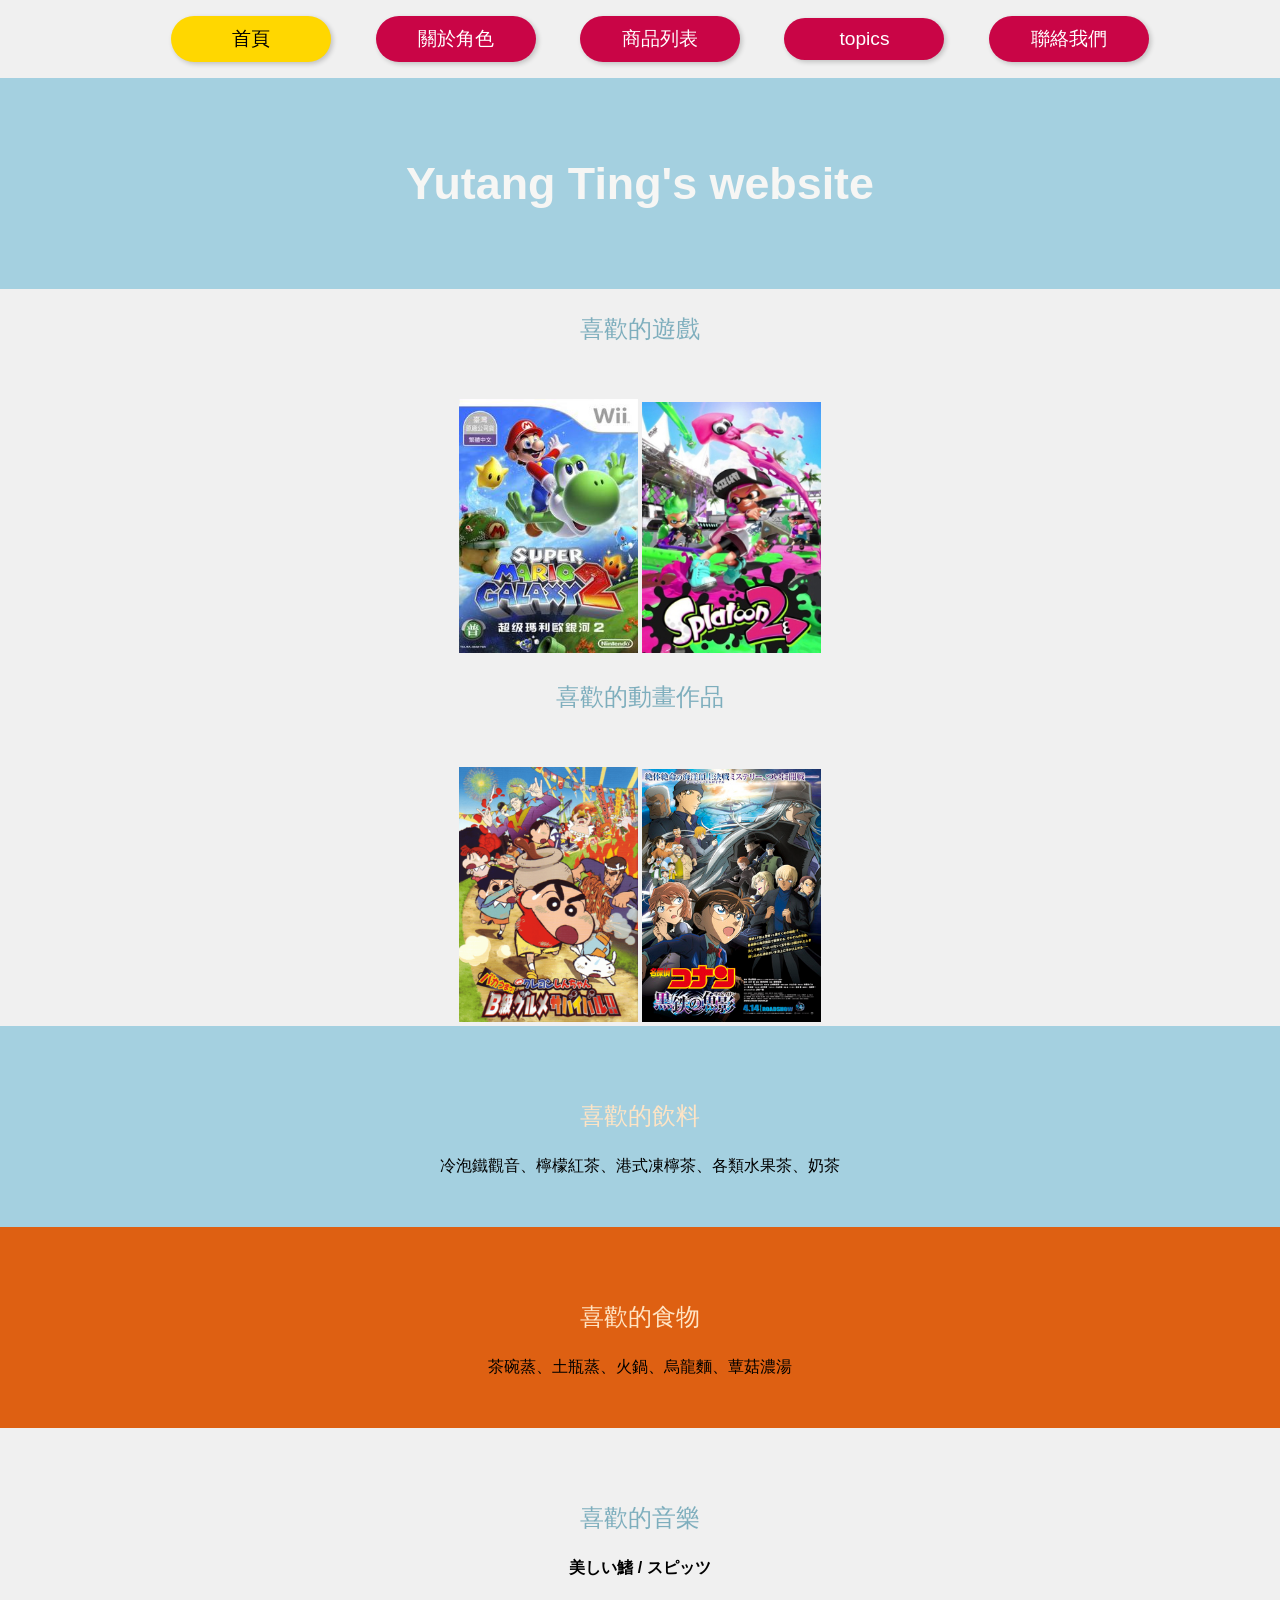
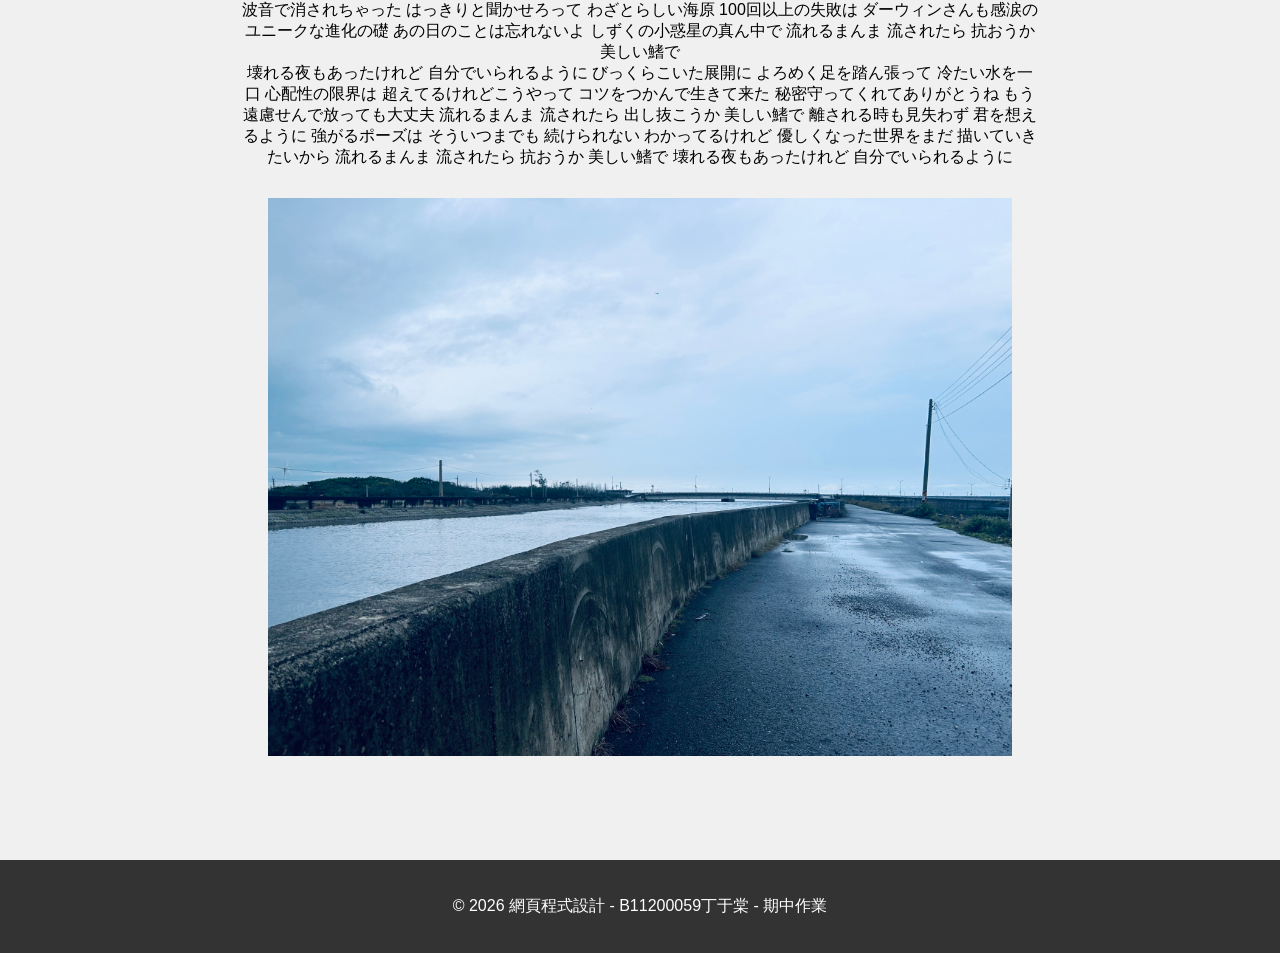
<file: index.html>
<!DOCTYPE html>
<html lang="zh-Hant">
<head>
    <meta charset="UTF-8">
    <meta name="viewport" content="width=device-width, initial-scale=1.0">
    <link rel="stylesheet" href="123gogo.css">
    <title>Tingyutang</title>
</head>
<body>

    <div class="kt">
        <ul class="menu">
            <li><a href="index.html" style="background-color: gold; color: black;">首頁</a></li>
            <li><a href="about.html">關於角色</a></li>
            <li><a href="pt.html">商品列表</a></li>
            <li><a href="topic.html" >topics</a></li>
            <li><a href="contact.html" >聯絡我們</a></li>
        </ul>
    </div>

    <div class="bbg">
        <h1 class="mg">Yutang Ting's website</h1>
        
    </div>


    <div class="kt">
        <p class="dra" style="text-align: center; font-size: 1.5rem;">喜歡的遊戲</p>
        <img src="images/TW_Super_Mario_Galaxy_2_Box_Art.jpg" alt="首頁橫幅" class="product-img" style="width: 14%; height: auto; margin-top: 30px;"> 
        <img src="images/Splatoon_2_(artwork).jpg" alt="首頁橫幅" class="product-img" style="width: 14%; height: auto; margin-top: 30px;">
        
        
        <p class="dra" style="text-align: center; font-size: 1.5rem;">喜歡的動畫作品</p>
        
        <img src="images/B級美食大逃亡.png" alt="首頁橫幅" class="product-img" style="width: 14%; height: auto; margin-top: 30px;">
        
        <img src="images/Conan_Movie_26_Poster.jpg" alt="首頁橫幅" class="product-img" style="width: 14%; height: auto; margin-top: 30px;">
       
    </div>

    <div class="bbg">
        
        <p class="mq" style="text-align: center; font-size: 1.5rem;">喜歡的飲料</p>
        <p class="ms" style="max-width: 800px; margin: auto;">
            冷泡鐵觀音、檸檬紅茶、港式凍檸茶、各類水果茶、奶茶
        </p>
    </div>
    
    <div class="brn">
        
        <p class="mq" style="text-align: center; font-size: 1.5rem;">喜歡的食物</p>
        <p class="ms" style="max-width: 800px; margin: auto;">
            茶碗蒸、土瓶蒸、火鍋、烏龍麵、蕈菇濃湯
        </p>
    </div>

    <div class="uk" style="padding: 50px 20px;">
        <p class="dra" style="text-align: center; font-size: 1.5rem;">喜歡的音樂</h2>
        <h4>美しい鰭 / スピッツ</h4>
        <p class="ms" style="max-width: 800px; margin: auto;">
            波音で消されちゃった はっきりと聞かせろって
            わざとらしい海原
            100回以上の失敗は ダーウィンさんも感涙の
            ユニークな進化の礎
            あの日のことは忘れないよ
            しずくの小惑星の真ん中で
            流れるまんま 流されたら
            抗おうか 美しい鰭で
        </p>
        <p class="ms" style="max-width: 800px; margin: auto;">
            壊れる夜もあったけれど 自分でいられるように
            びっくらこいた展開に よろめく足を踏ん張って
            冷たい水を一口
            心配性の限界は 超えてるけれどこうやって
            コツをつかんで生きて来た
            秘密守ってくれてありがとうね
            もう遠慮せんで放っても大丈夫
            流れるまんま 流されたら
            出し抜こうか 美しい鰭で
            離される時も見失わず 君を想えるように
            強がるポーズは そういつまでも
            続けられない わかってるけれど
            優しくなった世界をまだ 描いていきたいから
            流れるまんま 流されたら
            抗おうか 美しい鰭で
            壊れる夜もあったけれど 自分でいられるように
        </p>
        <img src="images/IMG_9010.jpeg" alt="首頁橫幅" class="product-img" style="width: 60%; height: auto; margin-top: 30px;">
    </div>

    <footer class="ms" style="background-color: #333; color: white; padding: 20px; margin-top: 50px;">
        <p>&copy; 2026 網頁程式設計 - B11200059丁于棠 - 期中作業</p>
    </footer>

    <script src="happyday.js"></script>
</body>
</html>
</file>
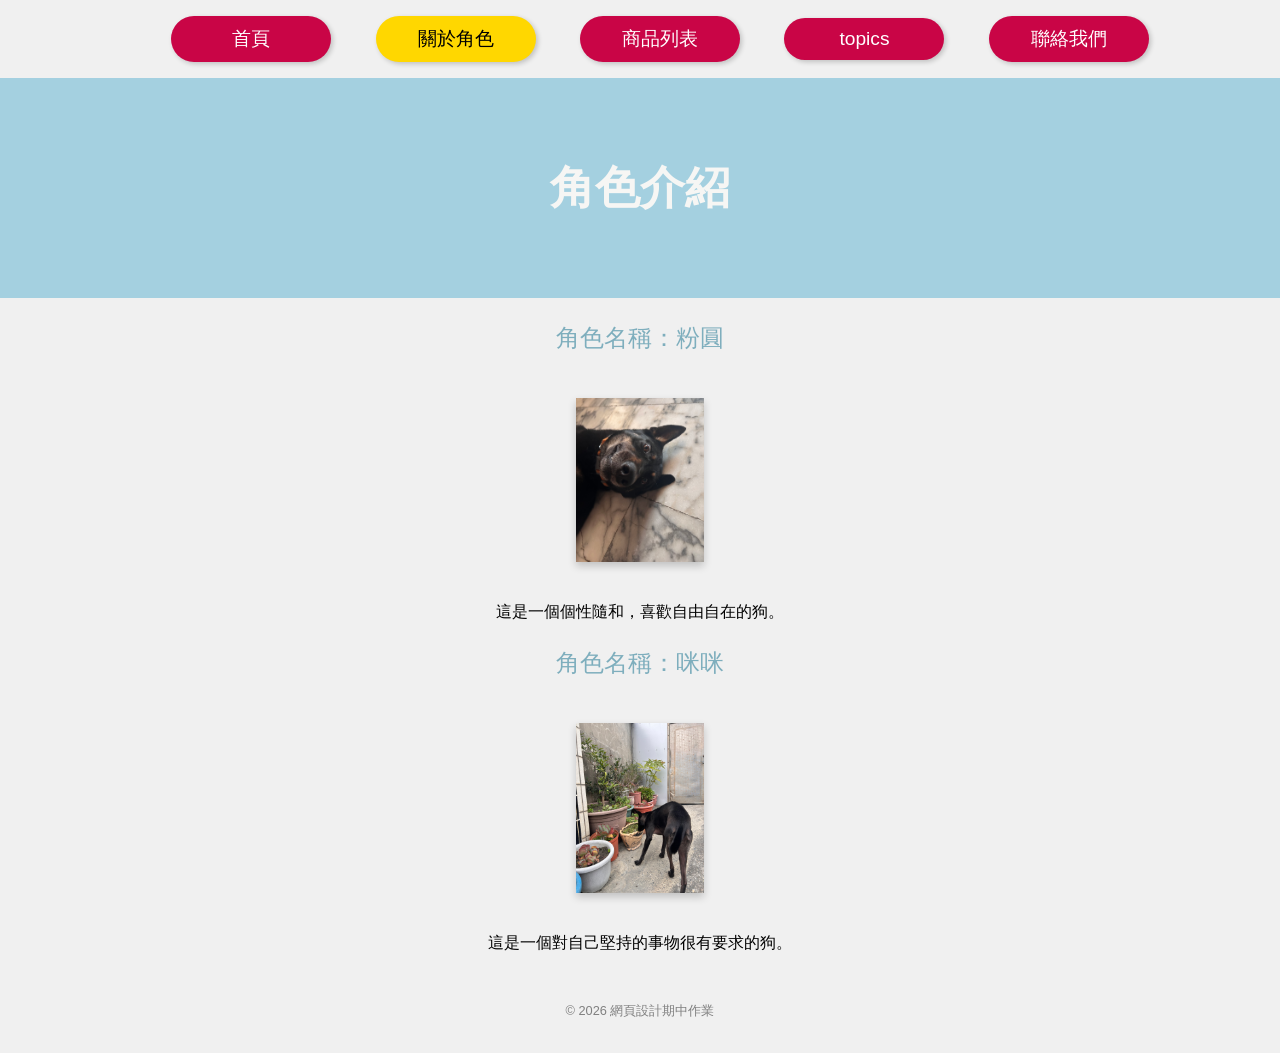
<file: about.html>
<!DOCTYPE html>
<html lang="zh-Hant">
<head>
    <meta charset="UTF-8">
    <meta name="viewport" content="width=device-width, initial-scale=1.0">
    <link rel="stylesheet" href="123gogo.css">
    <title>關於角色 - 網頁設計期中作業</title>
</head>
<body>

    <div class="kt">
        <ul class="menu">
            <li><a href="index.html">首頁</a></li>
            <li><a href="about.html" style="background-color: gold; color: black;">關於角色</a></li>
            <li><a href="pt.html">商品列表</a></li>
            <li><a href="topic.html">topics</a></li>
            <li><a href="contact.html" ">聯絡我們</a></li>
        </ul>
    </div>

    <div class="bbg">
        <h1 class="mg">角色介紹</h1>
    </div>

    <div class="uk">
        <p class="dra" style="text-align: center; font-size: 1.5rem;">角色名稱：粉圓</p>
        <img src="./images/hunya.jpeg" alt="角色圖片" style="width: 10%; height: auto; box-shadow: 0 4px 8px rgba(0,0,0,0.2); margin: 20px 0;">
        <div class="ms">
            <p>這是一個個性隨和，喜歡自由自在的狗。</p>
        </div>

        <p class="dra" style="text-align: center; font-size: 1.5rem;">角色名稱：咪咪</p>
        <img src="./images/IMG_7551.jpeg" alt="角色圖片" style="width: 10%; height: auto; box-shadow: 0 4px 8px rgba(0,0,0,0.2); margin: 20px 0;">
        <div class="ms">
            <p>這是一個對自己堅持的事物很有要求的狗。</p>
        </div>
    </div>

    
    <footer class="ms" style="padding: 20px; color: gray; font-size: 0.8rem;">
        <p>&copy; 2026 網頁設計期中作業</p>
    </footer>

    <script src="happyday.js"></script>
</body>
</html>
</file>
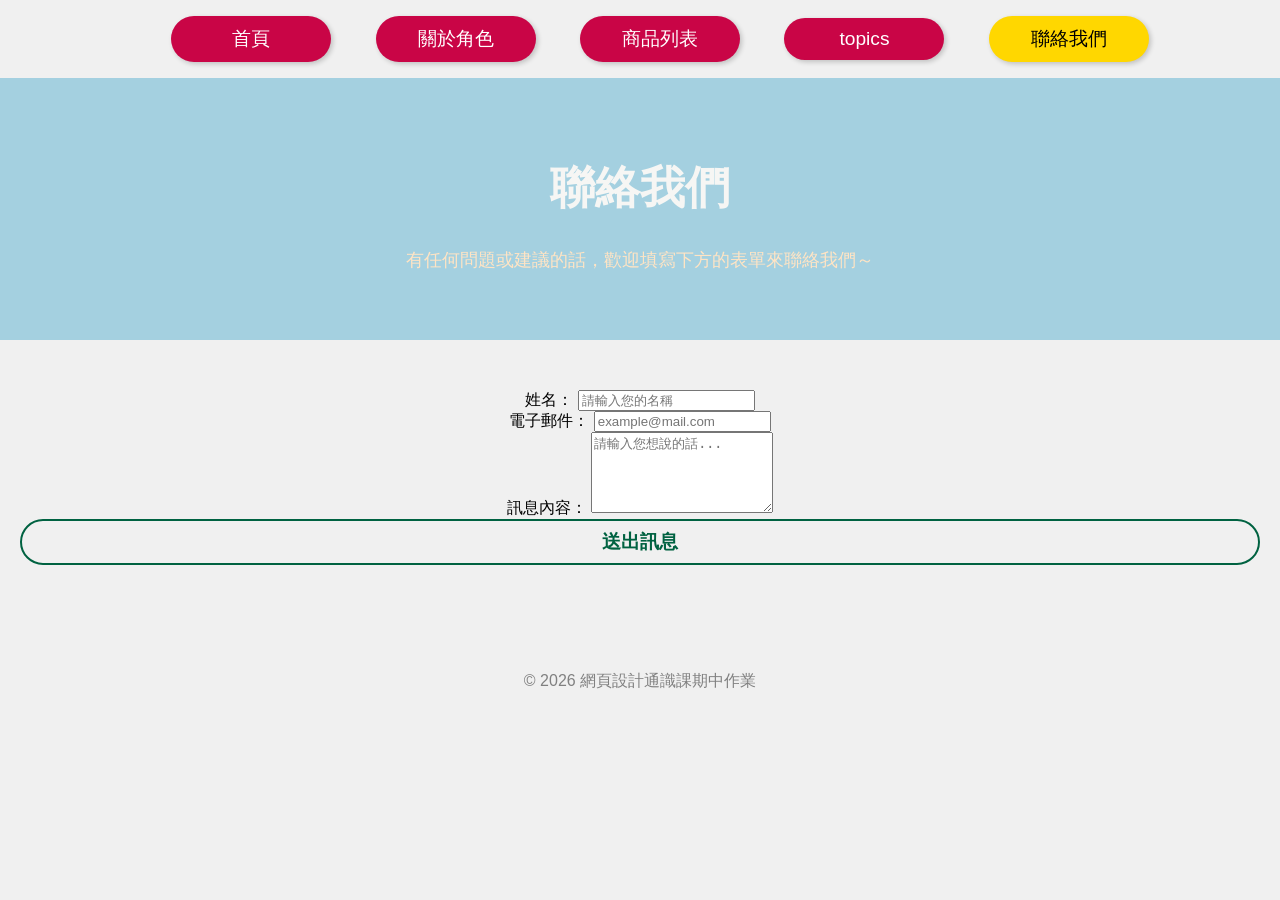
<file: contact.html>
<!DOCTYPE html>
<html lang="zh-Hant">
<head>
    <meta charset="UTF-8">
    <meta name="viewport" content="width=device-width, initial-scale=1.0">
    <link rel="stylesheet" href="123gogo.css">
    <title>聯絡我們 - 網頁設計期中作業</title>
</head>

<body>

    <div class="kt">
        <ul class="menu">
            <li><a href="index.html">首頁</a></li>
            <li><a href="about.html">關於角色</a></li>
            <li><a href="pt.html">商品列表</a></li>
            <li><a href="topic.html">topics</a></li>
            <li><a href="contact.html" style="background-color: gold; color: black;">聯絡我們</a></li>
        </ul>
    </div>

    <div class="bbg">
        <h1 class="mg">聯絡我們</h1>
        <p class="mq" style="text-align: center;">有任何問題或建議的話，歡迎填寫下方的表單來聯絡我們～</p>
    </div>

    <div class="uk" style="padding: 50px 20px;">
        <div class="contact-box">
            <form id="contactForm">
                <div class="form-group">
                    <label for="name">姓名：</label>
                    <input type="text" id="name" name="name" placeholder="請輸入您的名稱" required>
                </div>
                
                <div class="form-group">
                    <label for="email">電子郵件：</label>
                    <input type="email" id="email" name="email" placeholder="example@mail.com" required>
                </div>

                <div class="form-group">
                    <label for="message">訊息內容：</label>
                    <textarea id="message" name="message" rows="5" placeholder="請輸入您想說的話..." required></textarea>
                </div>

                <button type="submit" class="buy-btn" style="width: 100%; font-size: 1.2rem;">送出訊息</button>
            </form>
            <div id="formResult" class="ms" style="margin-top: 20px; color: green; font-weight: bold;"></div>
        </div>
    </div>
    <form id="contactForm">
    
    <footer class="ms" style="padding: 20px; color: gray;">
        <p>&copy; 2026 網頁設計通識課期中作業</p>
    </footer>

    <script src="happyday.js"></script>
</body>
</html>
</file>
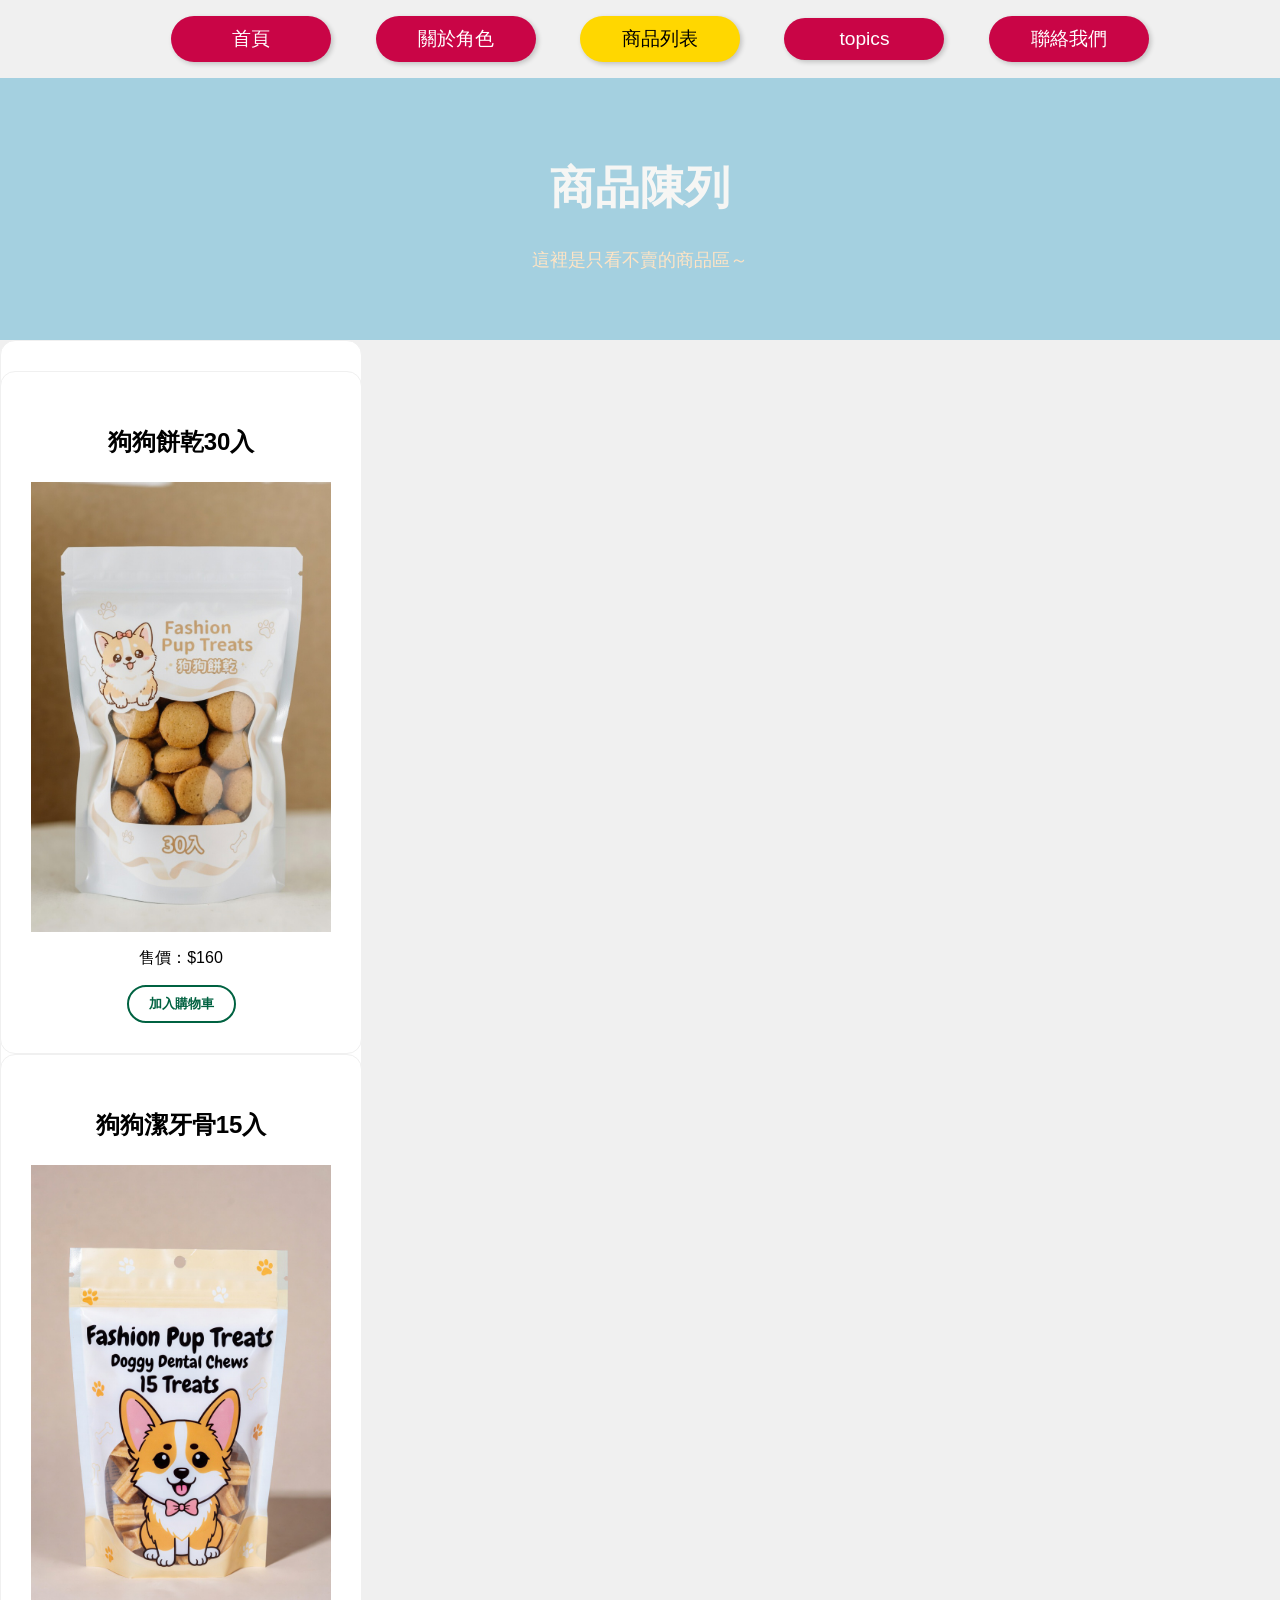
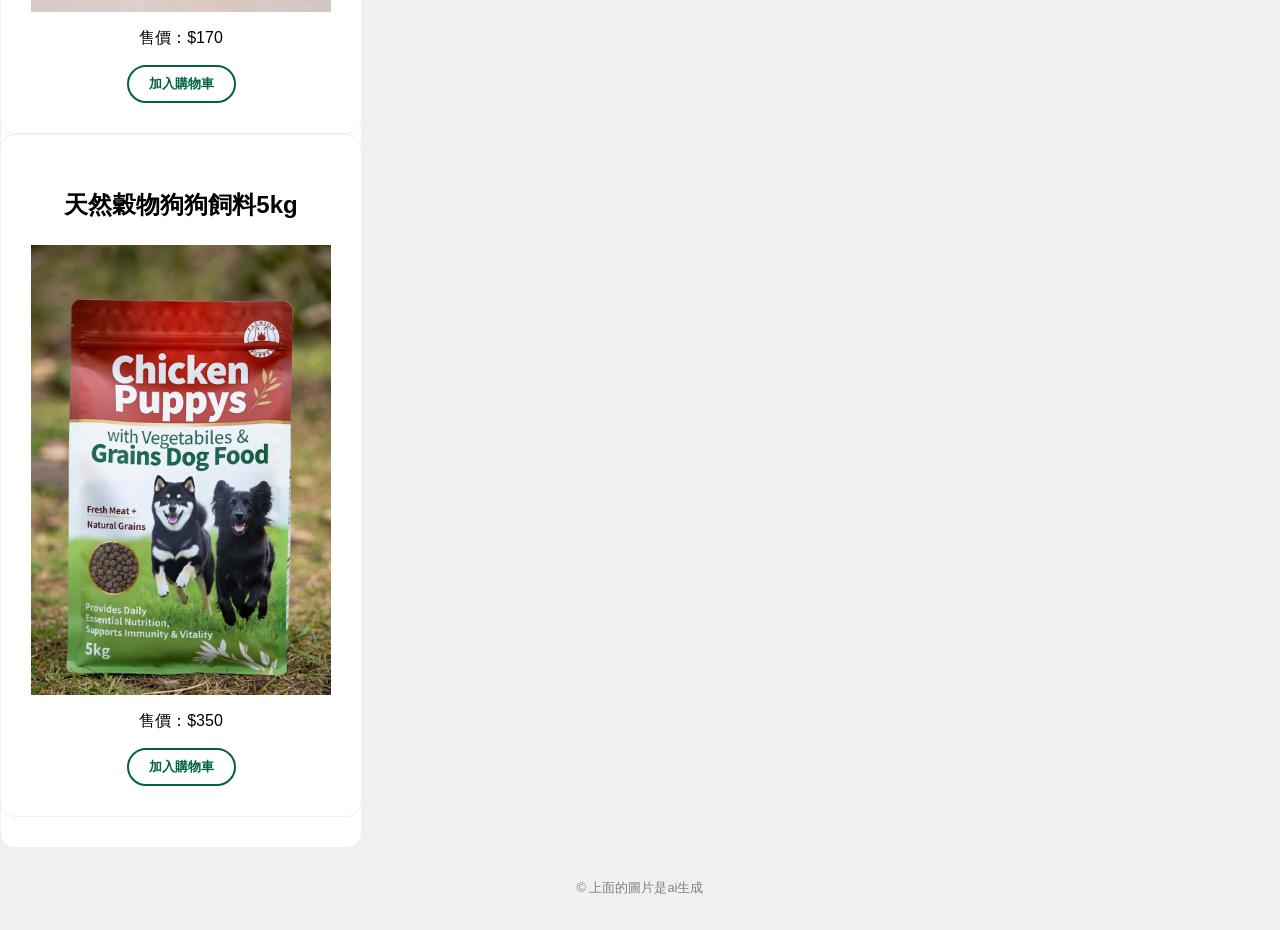
<file: pt.html>
<!DOCTYPE html>
<html lang="zh-Hant">
<head>
    <meta charset="UTF-8">
    <meta name="viewport" content="width=device-width, initial-scale=1.0">
    <link rel="stylesheet" href="123gogo.css">
    <title>商品列表 - 網頁設計期中作業</title>
</head>
<body>

    <div class="kt">
        <ul class="menu">
            <li><a href="index.html">首頁</a></li>
            <li><a href="about.html">關於角色</a></li>
            <li><a href="pt.html" style="background-color: gold; color: black;">商品列表</a></li>
            <li><a href="topic.html">topics</a></li>
            <li><a href="contact.html">聯絡我們</a></li>
        </ul>
    </div>

    <div class="bbg">
        <h1 class="mg">商品陳列</h1>
        <p class="mq" style="text-align: center;">這裡是只看不賣的商品區～</p>
    </div>

    <div class="product-card"> 
        <div class="product-card">
            <h3 class="ms" style="font-size: 1.5rem;">狗狗餅乾30入</h3>
            <img src="images/Grok Image 2026-04-06 at 22.19.24.png" alt="狗狗餅乾30塊入" class="product-img" ">
            <p class="ms">售價：$160</p>
            <button class="buy-btn">加入購物車</button>
        </div>

        <div class="product-card">
            <h3 class="ms" style="font-size: 1.5rem;">狗狗潔牙骨15入</h3>
            <img src="images/Grok Image 2026-04-06 at 22.56.46.png" alt="狗狗餅乾30塊入" class="product-img" ">
            <p class="ms">售價：$170</p>
            <button class="buy-btn">加入購物車</button>
        </div>

        <div class="product-card">
            <h3 class="ms" style="font-size: 1.5rem;">天然穀物狗狗飼料5kg</h3>
            <img src="images/Grok Image 2026-04-06 at 22.56.59.png" alt="狗狗餅乾30塊入" class="product-img" ">
            <p class="ms">售價：$350</p>
            <button class="buy-btn">加入購物車</button>
        </div>
    </div>
    
    <footer class="ms" style="padding: 20px; color: gray; font-size: 0.8rem;">
        <p>&copy; 上面的圖片是ai生成</p>
    </footer>
   
    <script src="happyday.js"></script>
</body>
</html>
</file>
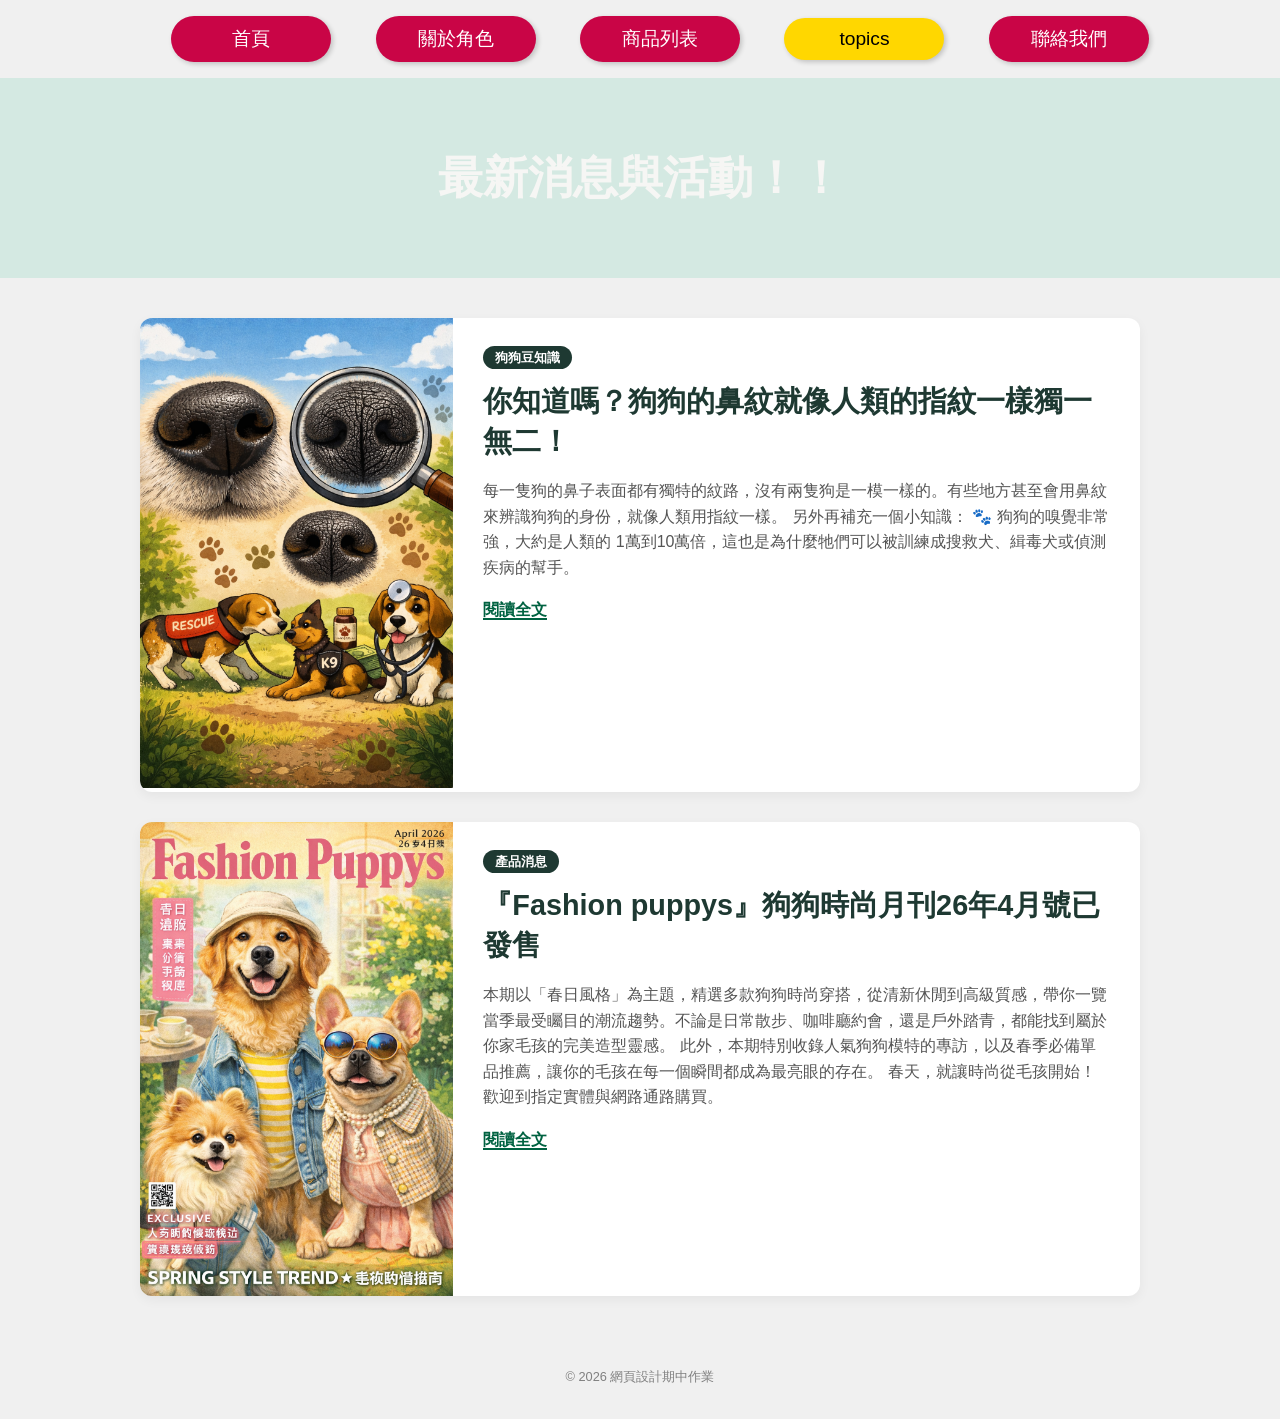
<file: topic.html>
<!DOCTYPE html>
<html lang="zh-Hant">
<head>
    <meta charset="UTF-8">
    <meta name="viewport" content="width=device-width, initial-scale=1.0">
    <link rel="stylesheet" href="123gogo.css">
    <title>商品列表 - 網頁設計期中作業</title>
</head>
<body>

    <div class="kt">
        <ul class="menu">
            <li><a href="index.html">首頁</a></li>
            <li><a href="about.html">關於角色</a></li>
            <li><a href="pt.html" >商品列表</a></li>
            <li><a href="topic.html" style="background-color: gold; color: black;">topics</a></li>
            <li><a href="contact.html">聯絡我們</a></li>
        </ul>
    </div>

    <header class="bbg" style="background-color: #d4e9e2; color: #1e3932; padding: 40px 0;">
        <h1 class="mg">最新消息與活動！！</h1>
    </header>

    <main class="news-container">
        <article class="news-card">
            <div class="news-image">
                <img src="images/doggy_0409.png" alt="活動圖" style="width: 100%; height: auto">
            </div>
            <div class="news-content">
                <span class="news-tag">狗狗豆知識</span>
                <h3 class="news-title">你知道嗎？狗狗的鼻紋就像人類的指紋一樣獨一無二！</h3>
                <p class="news-excerpt">每一隻狗的鼻子表面都有獨特的紋路，沒有兩隻狗是一模一樣的。有些地方甚至會用鼻紋來辨識狗狗的身份，就像人類用指紋一樣。
                    另外再補充一個小知識：
                    🐾 狗狗的嗅覺非常強，大約是人類的 1萬到10萬倍，這也是為什麼牠們可以被訓練成搜救犬、緝毒犬或偵測疾病的幫手。</p>
                <a href="#" class="read-more">閱讀全文</a>
            </div>
        </article>

        <article class="news-card">
            <div class="news-image">
                <img src="images/fashionpuppys_04_26.png" alt="cv趣事圖">
            </div>
            <div class="news-content">
                <span class="news-tag">產品消息</span>
                <h3 class="news-title">『Fashion puppys』狗狗時尚月刊26年4月號已發售</h3>
                <p class="news-excerpt">
                    本期以「春日風格」為主題，精選多款狗狗時尚穿搭，從清新休閒到高級質感，帶你一覽當季最受矚目的潮流趨勢。不論是日常散步、咖啡廳約會，還是戶外踏青，都能找到屬於你家毛孩的完美造型靈感。
                    此外，本期特別收錄人氣狗狗模特的專訪，以及春季必備單品推薦，讓你的毛孩在每一個瞬間都成為最亮眼的存在。
                    春天，就讓時尚從毛孩開始！
                    歡迎到指定實體與網路通路購買。
                </p>
                <a href="#" class="read-more">閱讀全文</a>
            </div>
        </article>
    </main>

    <footer class="ms" style="padding: 20px; color: gray; font-size: 0.8rem;">
        <p>&copy; 2026 網頁設計期中作業</p>
    </footer>

    <script src="happyday.js"></script>
</body>
</html>
</file>
<file: 123gogo.css>
@charset "UTF-8";

.dra{
    color: rgb(126, 174, 189);
    font-size: 2.4rem;
    text-align: center;
}
.uk{
    text-align: center;
    
}
.bbg{
    background-color: rgb(164, 208, 224);
    padding: 50px;
}
.brn{
    background-color: rgb(222, 96, 18);
    padding: 50px;
}
.mg{
    text-align: center;
    color: rgb(246, 246, 244);
    font-size: 2.8rem;
}
.mq{
    color: bisque;
    font-size: 1.1rem;
}
.ms{
    text-align: center;
}
.kt{
    text-align: center;
}
.menu li{
    list-style: none;
    display: inline-block;
    margin: 0 20px;
    width: 160px;
     
}

.menu a{
    display: block;
    background-color: rgb(201, 5, 70);
    color: rgb(255, 255, 255);
    padding: 10px;
    text-decoration: none;
    border-radius: 30px;
    font-size: 1.2rem;
}
.menu a:hover{
  background-color: rgb(11, 119, 182);  
}


/* 讓網頁背景不要死白，帶一點淺灰色 */
body {
    background-color: #f0f0f0;
    margin: 0;
    font-family: "Microsoft JhengHei", sans-serif; /* 設定微軟正黑體 */
}

/* 給導覽按鈕加一點陰影，看起來更立體 */
.menu a {
    box-shadow: 2px 2px 5px rgba(0,0,0,0.2);
    transition: 0.3s; /* 讓變色過程變平滑，不會閃爍 */
}

/* 滑鼠移上去時，按鈕稍微浮起來 */
.menu a:hover {
    transform: translateY(-3px);
    background-color: rgb(11, 119, 182);
}


/* 產品卡片容器 */
.product-card {
    background-color: #fff;
    width: 300px;
    padding: 30px;
    border-radius: 15px; /* 圓角 */
    display: flex;
    flex-direction: column; /* 讓內容由上往下排 */
    align-items: center;    /* 內容水平置中 */
    transition: 0.3s;
    border: 1px solid #f0f0f0;
}


/* 圖片樣式*/
.product-img {
    width: 100%;
    height: 100%;
    object-fit: cover; /* 確保圖片縮放不變形 */
    transition: 0.5s;
}


/* 價格樣式 */
.price {
    font-size: 1.1rem;
    color: #666;
    margin-bottom: 20px;
}

/* 按鈕樣式：星巴克經典的外框按鈕 */
.buy-btn {
    background-color: transparent;
    color: #006241;
    border: 2px solid #006241;
    padding: 8px 20px;
    border-radius: 50px;
    font-weight: bold;
    cursor: pointer;
    transition: 0.3s;
}

.buy-btn:hover {
    background-color: #f2f2f2;
    transform: scale(1.05); /* 縮放效果 */
}



/* 消息容器 */
.news-container {
    max-width: 1000px;
    margin: 40px auto;
    padding: 0 20px;
    display: flex;
    flex-direction: column; /* 一條一條往下排 */
    gap: 30px;
}

/* 消息卡片 */
.news-card {
    display: flex; /* 圖片在左，文字在右 */
    background-color: #fff;
    border-radius: 12px;
    overflow: hidden;
    box-shadow: 0 4px 12px rgba(0,0,0,0.05);
    transition: 0.3s;
}

.news-card:hover {
    transform: scale(1.02);
}

/* 消息圖片 */
.news-image {
    flex: 1;
    min-width: 300px;
}

.news-image img {
    width: 100%;
    height: 100%;
    object-fit: cover;
}

/* 消息文字 */
.news-content {
    flex: 2;
    padding: 30px;
    text-align: left;
}

.news-tag {
    background-color: #1e3932;
    color: white;
    padding: 4px 12px;
    border-radius: 20px;
    font-size: 0.8rem;
    font-weight: bold;
}

.news-title {
    font-size: 1.8rem;
    margin: 15px 0;
    color: #1e3932;
}

.news-excerpt {
    color: #555;
    line-height: 1.6;
    margin-bottom: 20px;
}

.read-more {
    color: #006241;
    text-decoration: none;
    font-weight: bold;
    border-bottom: 2px solid #006241;
}

/* 手機版：圖片變上方，文字變下方 */
@media (max-width: 768px) {
    .news-card {
        flex-direction: column;
    }
    .news-image {
        height: 200px;
    }
}
</file>
